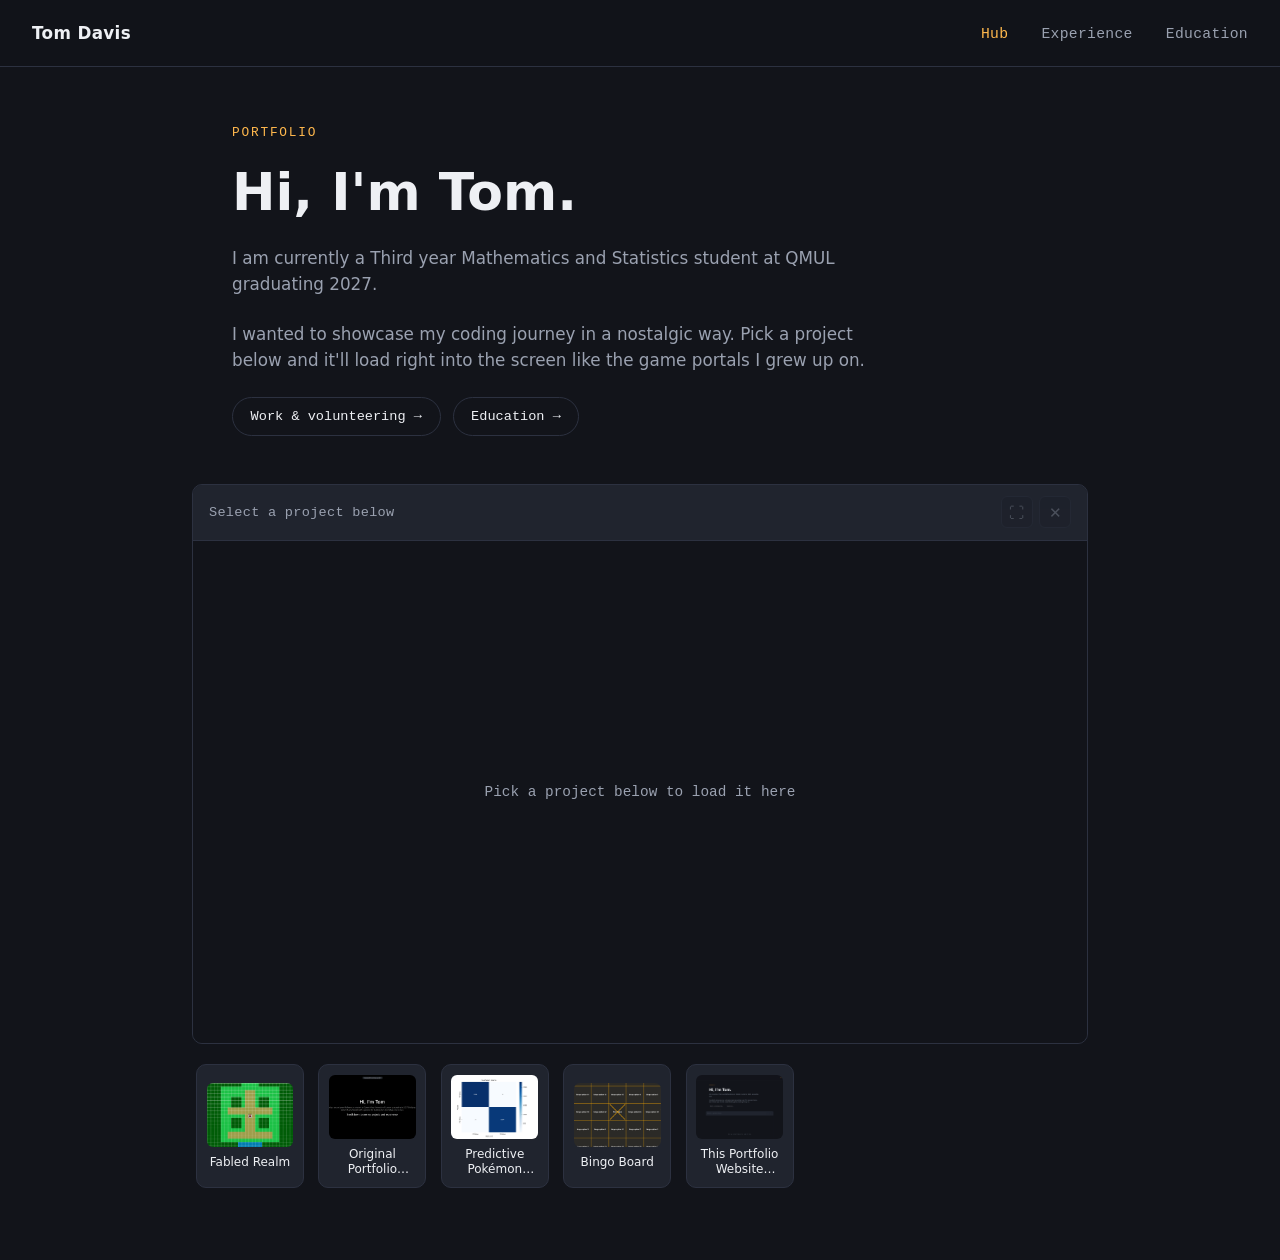
<file: index.html>
<!DOCTYPE html>
<html lang="en">
<head>
<meta charset="UTF-8">
<meta name="viewport" content="width=device-width, initial-scale=1.0">
<title>Tom Davis — Portfolio</title>
<link rel="stylesheet" href="css/base.css">
<link rel="stylesheet" href="css/hub.css">
</head>
<body>

<nav class="page-nav">
  <a class="brand" href="index.html">Tom Davis</a>
  <div class="links">
    <a href="index.html" aria-current="page">Hub</a>
    <a href="experience.html">Experience</a>
    <a href="education.html">Education</a>
  </div>
</nav>

<div class="hero">
  <div class="eyebrow">Portfolio</div>
  <h1>Hi, I'm Tom.</h1>
  <p>I am currently a Third year Mathematics and Statistics student at QMUL graduating 2027.</p>
  <p>I wanted to showcase my coding journey in a nostalgic way. Pick a project below and it'll load right into the screen like the game portals I grew up on.</p>
  <div class="hero-links">
    <a href="experience.html">Work &amp; volunteering →</a>
    <a href="education.html">Education →</a>
  </div>
</div>

<section class="player" id="player">
  <div class="player-frame">
    <div class="player-titlebar">
      <span class="player-title" id="player-title">Select a project below</span>
      <div class="player-controls">
        <button id="btn-fullscreen" title="Fullscreen" disabled>⛶</button>
        <button id="btn-back" title="Back to menu" disabled>✕</button>
      </div>
    </div>
    <div class="player-screen" id="player-screen">
      <div class="player-placeholder">Pick a project below to load it here</div>
    </div>
  </div>
  <div class="player-strip" id="player-strip"></div>
</section>

<script src="js/player.js"></script>

</body>
</html>
</file>
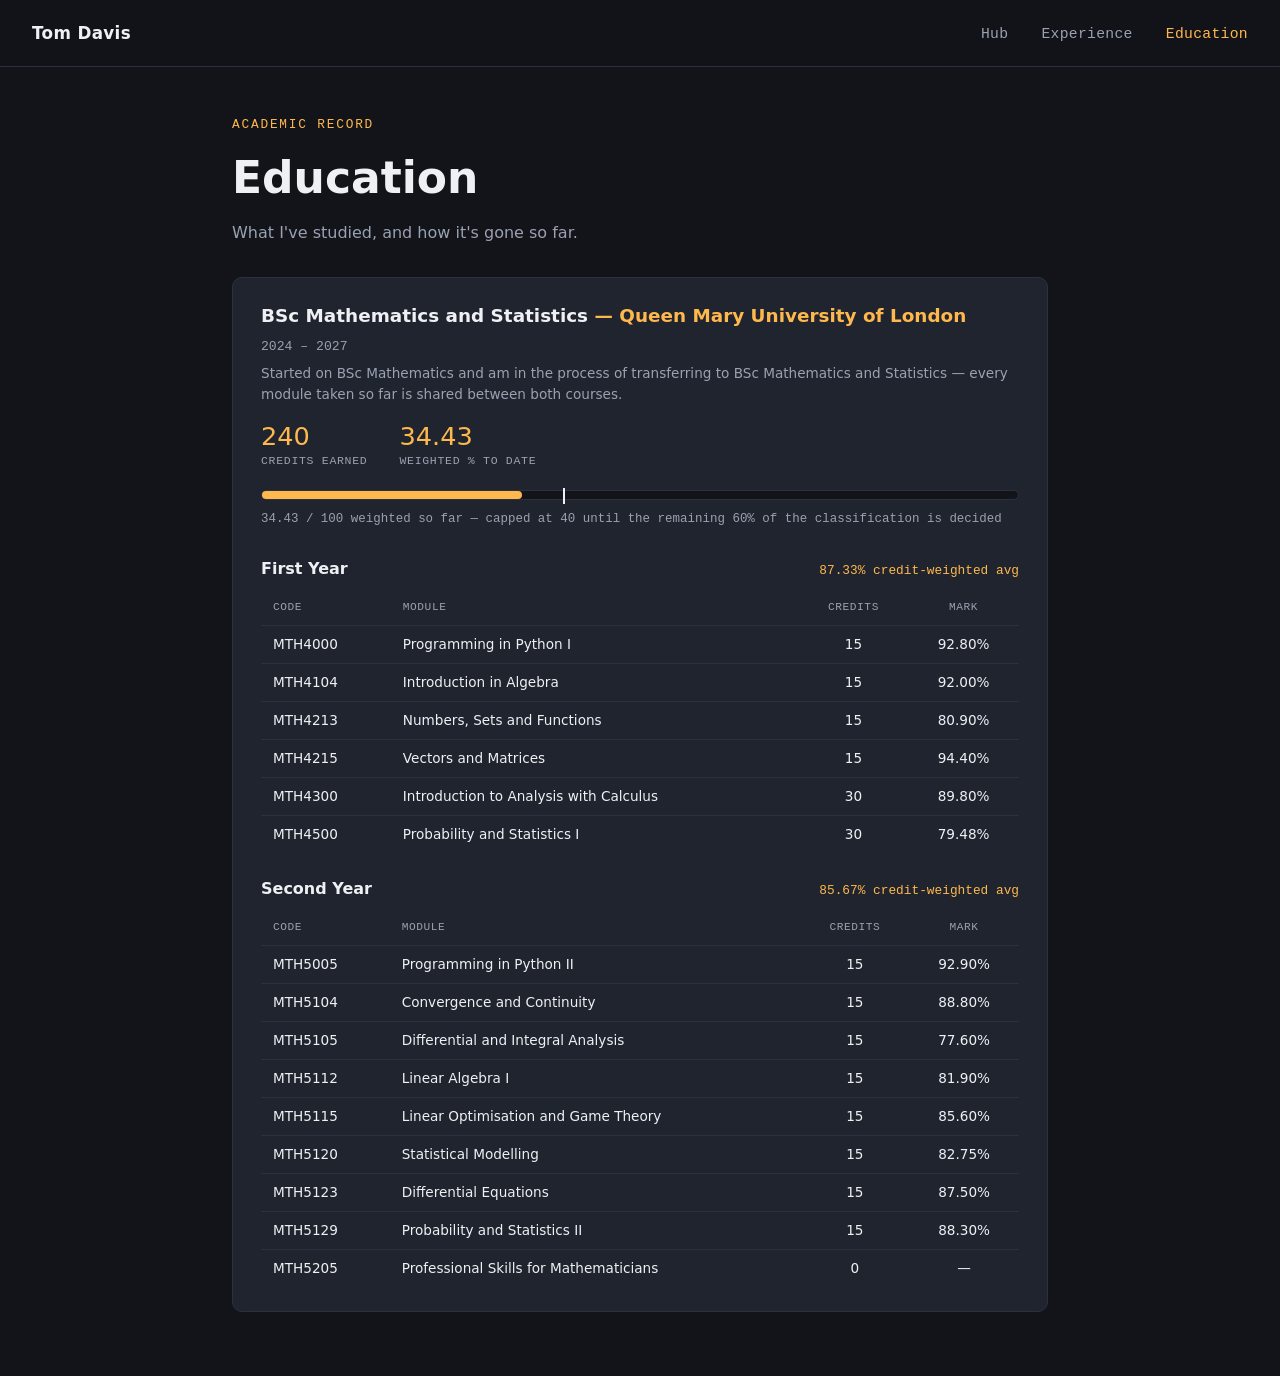
<file: education.html>
<!DOCTYPE html>
<html lang="en">
<head>
<meta charset="UTF-8">
<meta name="viewport" content="width=device-width, initial-scale=1.0">
<title>Education — Thomas Davis</title>
<link rel="stylesheet" href="css/base.css">
<link rel="stylesheet" href="css/pages.css">
</head>
<body>

<nav class="page-nav">
  <a class="brand" href="index.html">Tom Davis</a>
  <div class="links">
    <a href="index.html">Hub</a>
    <a href="experience.html">Experience</a>
    <a href="education.html" aria-current="page">Education</a>
  </div>
</nav>

<div class="page-header">
  <div class="eyebrow">Academic record</div>
  <h1>Education</h1>
  <p>What I've studied, and how it's gone so far.</p>
</div>

<div class="timeline" id="timeline"></div>

<script>
function creditWeightedAverage(modules) {
  const graded = modules.filter(m => m.mark !== null && m.mark !== undefined);
  const credits = graded.reduce((s, m) => s + (m.credits || 0), 0);
  if (credits === 0) return null;
  const weighted = graded.reduce((s, m) => s + (m.credits || 0) * m.mark, 0);
  return weighted / credits;
}

function renderModuleTable(year) {
  const avg = creditWeightedAverage(year.modules);
  return `
    <div class="year-block">
      <div class="year-heading">
        <h4>${year.label}</h4>
        ${avg !== null ? `<span class="year-avg">${avg.toFixed(2)}% credit-weighted avg</span>` : ''}
      </div>
      <div class="module-table-wrap">
        <table class="module-table">
          <thead>
            <tr><th>Code</th><th>Module</th><th>Credits</th><th>Mark</th></tr>
          </thead>
          <tbody>
            ${year.modules.map(m => `
              <tr>
                <td>${m.code || ''}</td>
                <td>${m.name || ''}</td>
                <td>${m.credits ?? ''}</td>
                <td>${m.mark !== null && m.mark !== undefined ? m.mark.toFixed(2) + '%' : '—'}</td>
              </tr>
            `).join('')}
          </tbody>
        </table>
      </div>
    </div>
  `;
}

function renderDegreeProgress(entry) {
  const weights = entry.classification_weights || {};
  let weightedToDate = 0;
  let maxToDate = 0;
  let totalCredits = 0;

  entry.years.forEach(year => {
    totalCredits += year.modules.reduce((s, m) => s + (m.credits || 0), 0);
    const avg = creditWeightedAverage(year.modules);
    const weight = weights[year.label];
    if (weight != null && avg !== null) {
      weightedToDate += (weight / 100) * avg;
      maxToDate += weight;
    }
  });

  const progressBar = maxToDate > 0 ? `
    <div class="degree-progress">
      <div class="progress-track">
        <div class="progress-fill" style="width:${weightedToDate}%"></div>
        <div class="progress-marker" style="left:${maxToDate}%" title="Ceiling until remaining years' results are in"></div>
      </div>
      <div class="progress-caption">
        ${weightedToDate.toFixed(2)} / 100 weighted so far — capped at ${maxToDate} until the remaining ${100 - maxToDate}% of the classification is decided
      </div>
    </div>
  ` : '';

  return `
    <div class="degree-stats">
      <div class="stat"><span class="stat-value">${totalCredits}</span><span class="stat-label">Credits earned</span></div>
      <div class="stat"><span class="stat-value">${weightedToDate.toFixed(2)}</span><span class="stat-label">Weighted % to date</span></div>
    </div>
    ${progressBar}
    ${entry.years.map(renderModuleTable).join('')}
  `;
}

function renderEntry(entry) {
  const hasYears = entry.years && entry.years.length;
  return `
    <div class="entry-card degree-card">
      <div class="entry-top">
        <h3>${entry.course || 'Untitled course'} <span class="org">— ${entry.institution || ''}</span></h3>
        <span class="dates">${entry.dates || ''}</span>
      </div>
      ${entry.course_note ? `<p class="course-note">${entry.course_note}</p>` : ''}
      ${hasYears
        ? renderDegreeProgress(entry)
        : `${entry.grade ? `<div class="grade">${entry.grade}</div>` : ''}
           ${entry.modules && entry.modules.length ? `<ul>${entry.modules.map(m => `<li>${m}</li>`).join('')}</ul>` : ''}`
      }
    </div>
  `;
}

fetch('data/education.json')
  .then(res => res.json())
  .then(entries => {
    const container = document.getElementById('timeline');

    if (!entries || entries.length === 0) {
      container.outerHTML = `<div class="empty-state">
        Nothing added yet. Fill this in via <code>admin.html</code>, export
        <code>education.json</code>, and drop it into <code>/data</code>.
      </div>`;
      return;
    }

    container.innerHTML = entries.map(renderEntry).join('');
  })
  .catch(() => {
    document.getElementById('timeline').outerHTML = `<div class="empty-state">
      Couldn't load <code>data/education.json</code>. Make sure the file exists
      in the <code>/data</code> folder next to this page.
    </div>`;
  });
</script>

</body>
</html>
</file>
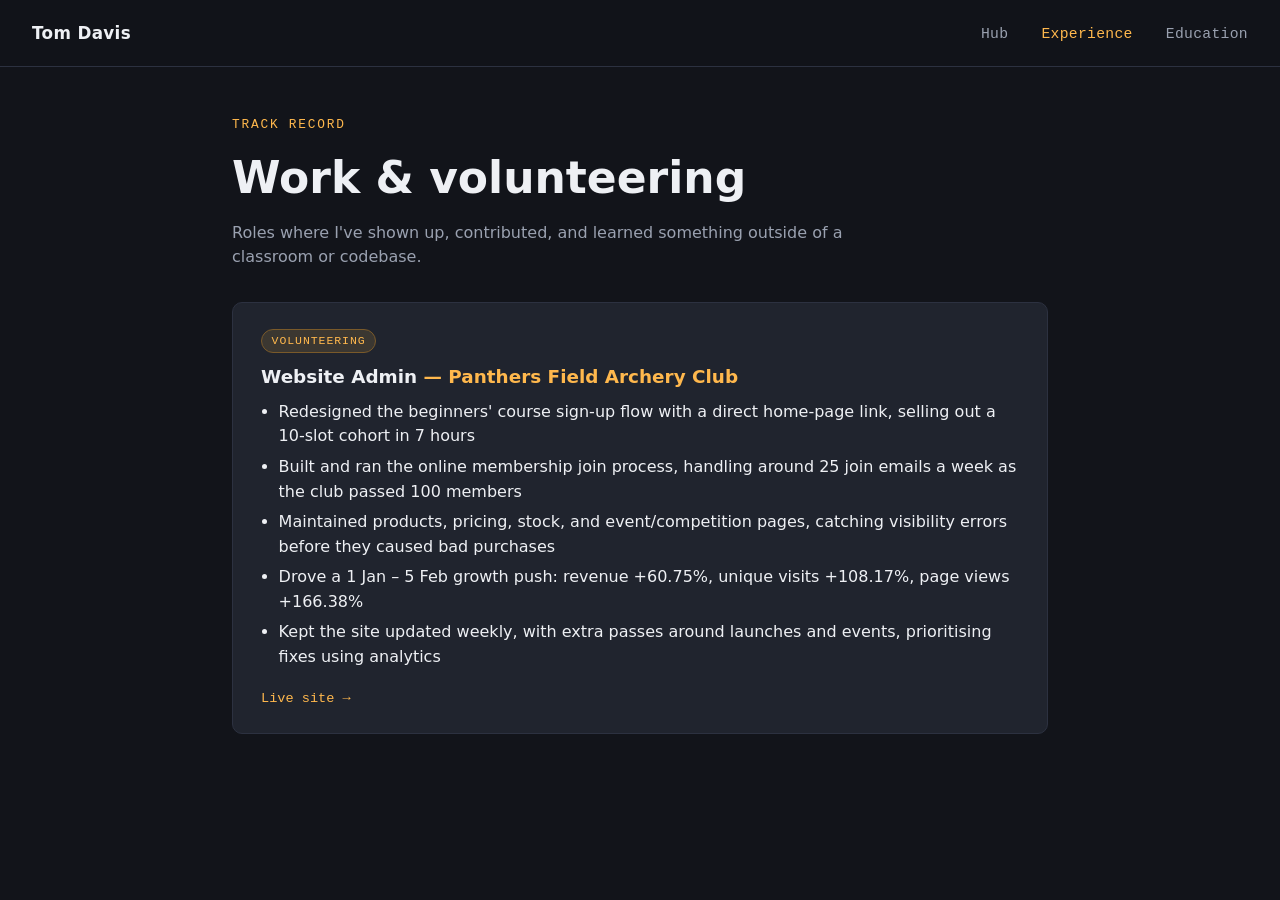
<file: experience.html>
<!DOCTYPE html>
<html lang="en">
<head>
<meta charset="UTF-8">
<meta name="viewport" content="width=device-width, initial-scale=1.0">
<title>Experience — Thomas Davis</title>
<link rel="stylesheet" href="css/base.css">
<link rel="stylesheet" href="css/pages.css">
</head>
<body>

<nav class="page-nav">
  <a class="brand" href="index.html">Tom Davis</a>
  <div class="links">
    <a href="index.html">Hub</a>
    <a href="experience.html" aria-current="page">Experience</a>
    <a href="education.html">Education</a>
  </div>
</nav>

<div class="page-header">
  <div class="eyebrow">Track record</div>
  <h1>Work &amp; volunteering</h1>
  <p>Roles where I've shown up, contributed, and learned something outside of a classroom or codebase.</p>
</div>

<div class="timeline" id="timeline"></div>

<script>
fetch('data/experience.json')
  .then(res => res.json())
  .then(entries => {
    const container = document.getElementById('timeline');

    if (!entries || entries.length === 0) {
      container.outerHTML = `<div class="empty-state">
        Nothing added yet. Fill this in via <code>admin.html</code>, export
        <code>experience.json</code>, and drop it into <code>/data</code>.
      </div>`;
      return;
    }

    container.innerHTML = entries.map(entry => `
      <div class="entry-card">
        <span class="tag">${entry.type === 'volunteering' ? 'Volunteering' : 'Work'}</span>
        <div class="entry-top">
          <h3>${entry.role || 'Untitled role'} <span class="org">— ${entry.organisation || ''}</span></h3>
          <span class="dates">${entry.dates || ''}</span>
        </div>
        ${entry.bullets && entry.bullets.length ? `<ul>${entry.bullets.map(b => `<li>${b}</li>`).join('')}</ul>` : ''}
        ${entry.link_url ? `<a class="entry-link" href="${entry.link_url}" target="_blank" rel="noopener noreferrer">${entry.link_label || 'Live site →'}</a>` : ''}
      </div>
    `).join('');
  })
  .catch(() => {
    document.getElementById('timeline').outerHTML = `<div class="empty-state">
      Couldn't load <code>data/experience.json</code>. Make sure the file exists
      in the <code>/data</code> folder next to this page.
    </div>`;
  });
</script>

</body>
</html>
</file>
<file: css/base.css>
/* ============================================
   Shared tokens + reset + nav, used by every page on the site.
   ============================================ */

:root {
  --bg: #12141a;
  --bg-raised: #1b1e26;
  --bg-card: #20242e;
  --line: #2c3140;
  --text: #eef0f4;
  --text-dim: #9aa1b0;
  --accent: #ffb84d;      /* warm amber — reads like an old CRT / arcade marquee */
  --accent-dim: #7a5a2a;
  --accent-soft: rgba(255, 184, 77, 0.12);
  --danger: #e5636b;
  --radius: 10px;
  --font-display: 'Space Grotesk', 'Segoe UI', system-ui, sans-serif;
  --font-body: 'Inter', 'Segoe UI', system-ui, sans-serif;
  --font-mono: 'JetBrains Mono', 'Courier New', monospace;
}

* { box-sizing: border-box; }

body {
  margin: 0;
  background: var(--bg);
  color: var(--text);
  font-family: var(--font-body);
  line-height: 1.55;
}

.page-nav {
  display: flex;
  justify-content: space-between;
  align-items: center;
  padding: 1.25rem 2rem;
  border-bottom: 1px solid var(--line);
  position: sticky;
  top: 0;
  background: rgba(18, 20, 26, 0.92);
  backdrop-filter: blur(6px);
  z-index: 10;
}

.page-nav .brand {
  font-family: var(--font-display);
  font-weight: 700;
  letter-spacing: 0.02em;
  color: var(--text);
  text-decoration: none;
  font-size: 1.05rem;
}

.page-nav .links a {
  color: var(--text-dim);
  text-decoration: none;
  margin-left: 1.75rem;
  font-size: 0.92rem;
  font-family: var(--font-mono);
  letter-spacing: 0.02em;
  transition: color 0.15s ease;
}

.page-nav .links a:hover,
.page-nav .links a[aria-current="page"] {
  color: var(--accent);
}

.empty-state {
  max-width: 880px;
  margin: 0 auto 4rem;
  padding: 2.5rem 2rem;
  text-align: center;
  color: var(--text-dim);
  border: 1px dashed var(--line);
  border-radius: var(--radius);
}

.empty-state code {
  background: var(--bg-raised);
  padding: 0.15rem 0.4rem;
  border-radius: 4px;
  font-family: var(--font-mono);
  color: var(--accent);
}

@media (max-width: 600px) {
  .page-nav { padding: 1rem 1.25rem; }
  .page-nav .brand { font-size: 0.95rem; }
  .page-nav .links { white-space: nowrap; }
  .page-nav .links a { margin-left: 0.75rem; font-size: 0.82rem; }
}
</file>
<file: css/hub.css>
/* ============================================
   Styles for index.html — hero + Friv-style project player.
   Tokens, reset, and nav live in base.css — load that first.
   ============================================ */

.hero {
  max-width: 880px;
  margin: 3.5rem auto 3rem;
  padding: 0 2rem;
}

.hero .eyebrow {
  font-family: var(--font-mono);
  color: var(--accent);
  font-size: 0.8rem;
  letter-spacing: 0.14em;
  text-transform: uppercase;
  margin-bottom: 0.6rem;
}

.hero h1 {
  font-family: var(--font-display);
  font-size: clamp(2.25rem, 5vw, 3.25rem);
  margin: 0 0 0.75rem;
}

.hero p {
  color: var(--text-dim);
  max-width: 62ch;
  margin: 0 0 1.5rem;
  font-size: 1.05rem;
}

.hero .hero-links {
  display: flex;
  gap: 0.75rem;
  flex-wrap: wrap;
}

.hero .hero-links a {
  font-family: var(--font-mono);
  font-size: 0.85rem;
  color: var(--text);
  text-decoration: none;
  border: 1px solid var(--line);
  border-radius: 999px;
  padding: 0.5rem 1.1rem;
  transition: all 0.15s ease;
}

.hero .hero-links a:hover {
  border-color: var(--accent);
  color: var(--accent);
}

/* ===== Player ===== */

.player {
  max-width: 960px;
  margin: 0 auto 4rem;
  padding: 0 2rem;
}

.player-frame {
  background: var(--bg-raised);
  border: 1px solid var(--line);
  border-radius: var(--radius);
  overflow: hidden;
}

.player-titlebar {
  display: flex;
  justify-content: space-between;
  align-items: center;
  padding: 0.7rem 1rem;
  background: var(--bg-card);
  border-bottom: 1px solid var(--line);
}

.player-title {
  font-family: var(--font-mono);
  font-size: 0.85rem;
  color: var(--text-dim);
  letter-spacing: 0.02em;
  white-space: nowrap;
  overflow: hidden;
  text-overflow: ellipsis;
}

.player-title.active { color: var(--accent); }

.player-controls {
  display: flex;
  gap: 0.4rem;
  flex-shrink: 0;
}

.player-controls button {
  width: 2rem;
  height: 2rem;
  border-radius: 6px;
  border: 1px solid var(--line);
  background: var(--bg-raised);
  color: var(--text-dim);
  cursor: pointer;
  font-size: 0.95rem;
  line-height: 1;
  transition: all 0.15s ease;
}

.player-controls button:hover:not(:disabled) {
  border-color: var(--accent);
  color: var(--accent);
}

.player-controls button:disabled {
  opacity: 0.35;
  cursor: default;
}

.player-screen {
  aspect-ratio: 16 / 9;
  background: var(--bg);
  display: flex;
  align-items: stretch;
  justify-content: stretch;
}

.player-screen:fullscreen {
  aspect-ratio: auto;
}

.player-screen iframe {
  width: 100%;
  height: 100%;
  border: 0;
}

.player-placeholder {
  margin: auto;
  text-align: center;
  color: var(--text-dim);
  font-family: var(--font-mono);
  font-size: 0.9rem;
  padding: 2rem;
}

.fallback-view {
  display: flex;
  flex-direction: column;
  width: 100%;
  overflow-y: auto;
  padding: 1.75rem;
  gap: 1.25rem;
}

.fallback-thumb {
  width: 100%;
  max-height: 260px;
  object-fit: cover;
  border-radius: var(--radius);
  border: 1px solid var(--line);
  background: var(--bg-card);
}

.fallback-thumb.missing {
  display: flex;
  align-items: center;
  justify-content: center;
  height: 180px;
  color: var(--text-dim);
  font-family: var(--font-mono);
  font-size: 0.8rem;
}

.fallback-body h3 {
  font-family: var(--font-display);
  margin: 0 0 0.6rem;
  font-size: 1.35rem;
}

.fallback-body p {
  color: var(--text);
  margin: 0 0 0.9rem;
  max-width: 68ch;
}

.fallback-tags {
  display: flex;
  flex-wrap: wrap;
  gap: 0.4rem;
  margin-bottom: 1.1rem;
}

.fallback-tags span {
  font-family: var(--font-mono);
  font-size: 0.72rem;
  text-transform: uppercase;
  letter-spacing: 0.06em;
  color: var(--accent);
  background: var(--accent-soft);
  border: 1px solid var(--accent-dim);
  border-radius: 999px;
  padding: 0.15rem 0.6rem;
}

.fallback-actions {
  display: flex;
  gap: 0.75rem;
  flex-wrap: wrap;
  margin-bottom: 1rem;
}

.fallback-actions a {
  font-family: var(--font-mono);
  font-size: 0.82rem;
  color: var(--bg);
  background: var(--accent);
  text-decoration: none;
  border-radius: 8px;
  padding: 0.55rem 1rem;
  font-weight: 600;
}

.fallback-actions a:hover { filter: brightness(1.08); }

.roadmap-note {
  font-size: 0.82rem;
  color: var(--text-dim);
  border-top: 1px dashed var(--line);
  padding-top: 0.9rem;
  margin: 0 !important;
}

.player-strip {
  display: flex;
  flex-wrap: wrap;
  gap: 0.9rem;
  padding: 1.25rem 0.25rem 0.5rem;
}

.project-icon {
  flex: 0 0 auto;
  width: 108px;
  background: var(--bg-card);
  border: 1px solid var(--line);
  border-radius: var(--radius);
  padding: 0.6rem;
  cursor: pointer;
  color: var(--text);
  font-family: var(--font-body);
  text-align: center;
  transition: all 0.15s ease;
}

.project-icon:hover {
  border-color: var(--accent-dim);
  transform: translateY(-2px);
}

.project-icon.active {
  border-color: var(--accent);
  background: var(--accent-soft);
}

.project-icon .icon-thumb {
  width: 100%;
  height: 64px;
  object-fit: cover;
  border-radius: 6px;
  background: var(--bg-raised);
  margin-bottom: 0.5rem;
  display: block;
}

.project-icon .icon-thumb.missing {
  display: flex;
  align-items: center;
  justify-content: center;
  font-family: var(--font-mono);
  font-size: 1.4rem;
  color: var(--text-dim);
}

.project-icon .icon-label {
  font-size: 0.75rem;
  line-height: 1.25;
  display: -webkit-box;
  -webkit-line-clamp: 2;
  -webkit-box-orient: vertical;
  overflow: hidden;
}

@media (max-width: 600px) {
  .player-screen { aspect-ratio: 4 / 3; }

  .player-strip {
    display: grid;
    grid-template-columns: repeat(3, 1fr);
    gap: 0.6rem;
  }

  .project-icon { width: auto; }
}
</file>
<file: css/pages.css>
/* ============================================
   Styles for experience.html, education.html, admin.html.
   Tokens, reset, and nav live in base.css — load that first.
   ============================================ */

.page-header {
  max-width: 880px;
  margin: 3rem auto 2rem;
  padding: 0 2rem;
}

.page-header .eyebrow {
  font-family: var(--font-mono);
  color: var(--accent);
  font-size: 0.8rem;
  letter-spacing: 0.14em;
  text-transform: uppercase;
  margin-bottom: 0.6rem;
}

.page-header h1 {
  font-family: var(--font-display);
  font-size: clamp(2rem, 4vw, 2.75rem);
  margin: 0 0 0.5rem;
}

.page-header p {
  color: var(--text-dim);
  max-width: 60ch;
  margin: 0;
}

.timeline {
  max-width: 880px;
  margin: 0 auto 4rem;
  padding: 0 2rem;
  display: flex;
  flex-direction: column;
  gap: 1.25rem;
}

.entry-card {
  background: var(--bg-card);
  border: 1px solid var(--line);
  border-radius: var(--radius);
  padding: 1.5rem 1.75rem;
  position: relative;
}

.entry-card .entry-top {
  display: flex;
  justify-content: space-between;
  align-items: baseline;
  flex-wrap: wrap;
  gap: 0.4rem 1rem;
  margin-bottom: 0.35rem;
}

.entry-card h3 {
  margin: 0;
  font-family: var(--font-display);
  font-size: 1.15rem;
}

.entry-card .org {
  color: var(--accent);
  font-weight: 600;
}

.entry-card .dates {
  font-family: var(--font-mono);
  font-size: 0.82rem;
  color: var(--text-dim);
  white-space: nowrap;
}

.entry-card .tag {
  display: inline-block;
  font-family: var(--font-mono);
  font-size: 0.72rem;
  text-transform: uppercase;
  letter-spacing: 0.08em;
  color: var(--accent);
  background: var(--accent-soft);
  border: 1px solid var(--accent-dim);
  border-radius: 999px;
  padding: 0.15rem 0.6rem;
  margin-bottom: 0.6rem;
}

.entry-card ul {
  margin: 0.5rem 0 0;
  padding-left: 1.1rem;
  color: var(--text);
}

.entry-card ul li { margin-bottom: 0.35rem; }

.entry-card .entry-link {
  display: inline-block;
  margin-top: 0.75rem;
  font-family: var(--font-mono);
  font-size: 0.85rem;
  color: var(--accent);
  text-decoration: none;
}

.entry-card .entry-link:hover { text-decoration: underline; }

.entry-card .grade {
  font-family: var(--font-mono);
  color: var(--accent);
  font-size: 0.95rem;
}

/* ===== Degree progress card ===== */

.course-note {
  font-size: 0.85rem;
  color: var(--text-dim);
  margin: 0 0 1rem;
}

.degree-stats {
  display: flex;
  gap: 2rem;
  margin-bottom: 1.25rem;
}

.degree-stats .stat {
  display: flex;
  flex-direction: column;
}

.degree-stats .stat-value {
  font-family: var(--font-display);
  font-size: 1.6rem;
  color: var(--accent);
  line-height: 1.2;
}

.degree-stats .stat-label {
  font-family: var(--font-mono);
  font-size: 0.72rem;
  text-transform: uppercase;
  letter-spacing: 0.06em;
  color: var(--text-dim);
}

.degree-progress {
  margin-bottom: 1.75rem;
}

.progress-track {
  position: relative;
  height: 10px;
  background: var(--bg);
  border: 1px solid var(--line);
  border-radius: 999px;
  overflow: visible;
}

.progress-fill {
  height: 100%;
  background: var(--accent);
  border-radius: 999px;
}

.progress-marker {
  position: absolute;
  top: -3px;
  width: 2px;
  height: 16px;
  background: var(--text);
  transform: translateX(-1px);
}

.progress-caption {
  margin-top: 0.6rem;
  font-family: var(--font-mono);
  font-size: 0.78rem;
  color: var(--text-dim);
}

.year-block {
  margin-bottom: 1.5rem;
}

.year-block:last-child { margin-bottom: 0; }

.year-heading {
  display: flex;
  justify-content: space-between;
  align-items: baseline;
  flex-wrap: wrap;
  gap: 0.3rem 1rem;
  margin-bottom: 0.6rem;
}

.year-heading h4 {
  margin: 0;
  font-family: var(--font-display);
  font-size: 1rem;
}

.year-avg {
  font-family: var(--font-mono);
  font-size: 0.8rem;
  color: var(--accent);
}

.module-table-wrap {
  overflow-x: auto;
}

.module-table {
  width: 100%;
  border-collapse: collapse;
  font-size: 0.85rem;
}

.module-table th,
.module-table td {
  text-align: left;
  padding: 0.5rem 0.75rem;
  border-bottom: 1px solid var(--line);
  white-space: nowrap;
}

.module-table th {
  font-family: var(--font-mono);
  font-size: 0.7rem;
  text-transform: uppercase;
  letter-spacing: 0.05em;
  color: var(--text-dim);
  font-weight: 400;
}

.module-table td:nth-child(2) { white-space: normal; }

.module-table th:nth-child(3),
.module-table td:nth-child(3),
.module-table th:nth-child(4),
.module-table td:nth-child(4) {
  text-align: center;
}

.module-table tbody tr:last-child td { border-bottom: none; }

/* ===== Admin form ===== */

.admin-wrap {
  max-width: 760px;
  margin: 2.5rem auto 5rem;
  padding: 0 2rem;
}

.admin-tabs {
  display: flex;
  gap: 0.5rem;
  margin-bottom: 1.5rem;
}

.admin-tabs button {
  flex: 1;
  background: var(--bg-raised);
  border: 1px solid var(--line);
  color: var(--text-dim);
  font-family: var(--font-mono);
  padding: 0.75rem 1rem;
  border-radius: var(--radius);
  cursor: pointer;
  font-size: 0.85rem;
  letter-spacing: 0.04em;
  transition: all 0.15s ease;
}

.admin-tabs button.active {
  color: var(--bg);
  background: var(--accent);
  border-color: var(--accent);
}

.form-card {
  background: var(--bg-card);
  border: 1px solid var(--line);
  border-radius: var(--radius);
  padding: 1.5rem 1.75rem;
  margin-bottom: 1.25rem;
}

.form-card .row {
  display: grid;
  grid-template-columns: 1fr 1fr;
  gap: 1rem;
}

.form-card label {
  display: block;
  font-family: var(--font-mono);
  font-size: 0.75rem;
  text-transform: uppercase;
  letter-spacing: 0.06em;
  color: var(--text-dim);
  margin: 0.9rem 0 0.35rem;
}

.form-card input[type="text"],
.form-card textarea,
.form-card select {
  width: 100%;
  background: var(--bg);
  border: 1px solid var(--line);
  border-radius: 6px;
  color: var(--text);
  padding: 0.6rem 0.75rem;
  font-family: var(--font-body);
  font-size: 0.92rem;
}

.form-card textarea {
  min-height: 90px;
  resize: vertical;
  font-family: var(--font-mono);
  font-size: 0.85rem;
}

.form-card input:focus,
.form-card textarea:focus,
.form-card select:focus {
  outline: 2px solid var(--accent);
  outline-offset: 1px;
}

.form-card .hint {
  font-size: 0.78rem;
  color: var(--text-dim);
  margin-top: 0.3rem;
}

.card-actions {
  display: flex;
  justify-content: flex-end;
  margin-top: 1rem;
}

.btn {
  font-family: var(--font-mono);
  font-size: 0.82rem;
  letter-spacing: 0.03em;
  border-radius: 8px;
  padding: 0.6rem 1.1rem;
  border: 1px solid var(--line);
  background: var(--bg-raised);
  color: var(--text);
  cursor: pointer;
  transition: all 0.15s ease;
}

.btn:hover { border-color: var(--accent); color: var(--accent); }

.btn-primary {
  background: var(--accent);
  border-color: var(--accent);
  color: var(--bg);
  font-weight: 600;
}

.btn-primary:hover { color: var(--bg); filter: brightness(1.08); }

.btn-danger:hover { border-color: var(--danger); color: var(--danger); }

.add-entry-btn {
  width: 100%;
  padding: 0.9rem;
  border: 1px dashed var(--line);
  background: transparent;
  color: var(--text-dim);
  border-radius: var(--radius);
  cursor: pointer;
  font-family: var(--font-mono);
  margin-bottom: 1.5rem;
  transition: all 0.15s ease;
}

.add-entry-btn:hover { border-color: var(--accent); color: var(--accent); }

.export-bar {
  background: var(--bg-raised);
  border: 1px solid var(--line);
  border-radius: var(--radius);
  padding: 1rem 1.25rem;
  display: flex;
  justify-content: space-between;
  align-items: center;
  gap: 1rem;
  flex-wrap: wrap;
  margin-top: 2rem;
}

.export-bar .status {
  font-family: var(--font-mono);
  font-size: 0.8rem;
  color: var(--text-dim);
}

.status.saved { color: var(--accent); }

@media (max-width: 600px) {
  .form-card .row { grid-template-columns: 1fr; }

  .module-table { font-size: 0.76rem; }
  .module-table th,
  .module-table td { padding: 0.4rem 0.4rem; }
}

@media (max-width: 480px) {
  .module-table th:first-child,
  .module-table td:first-child {
    display: none;
  }

  .module-table { font-size: 0.72rem; }
  .module-table th,
  .module-table td { padding: 0.4rem 0.3rem; }
}
</file>
